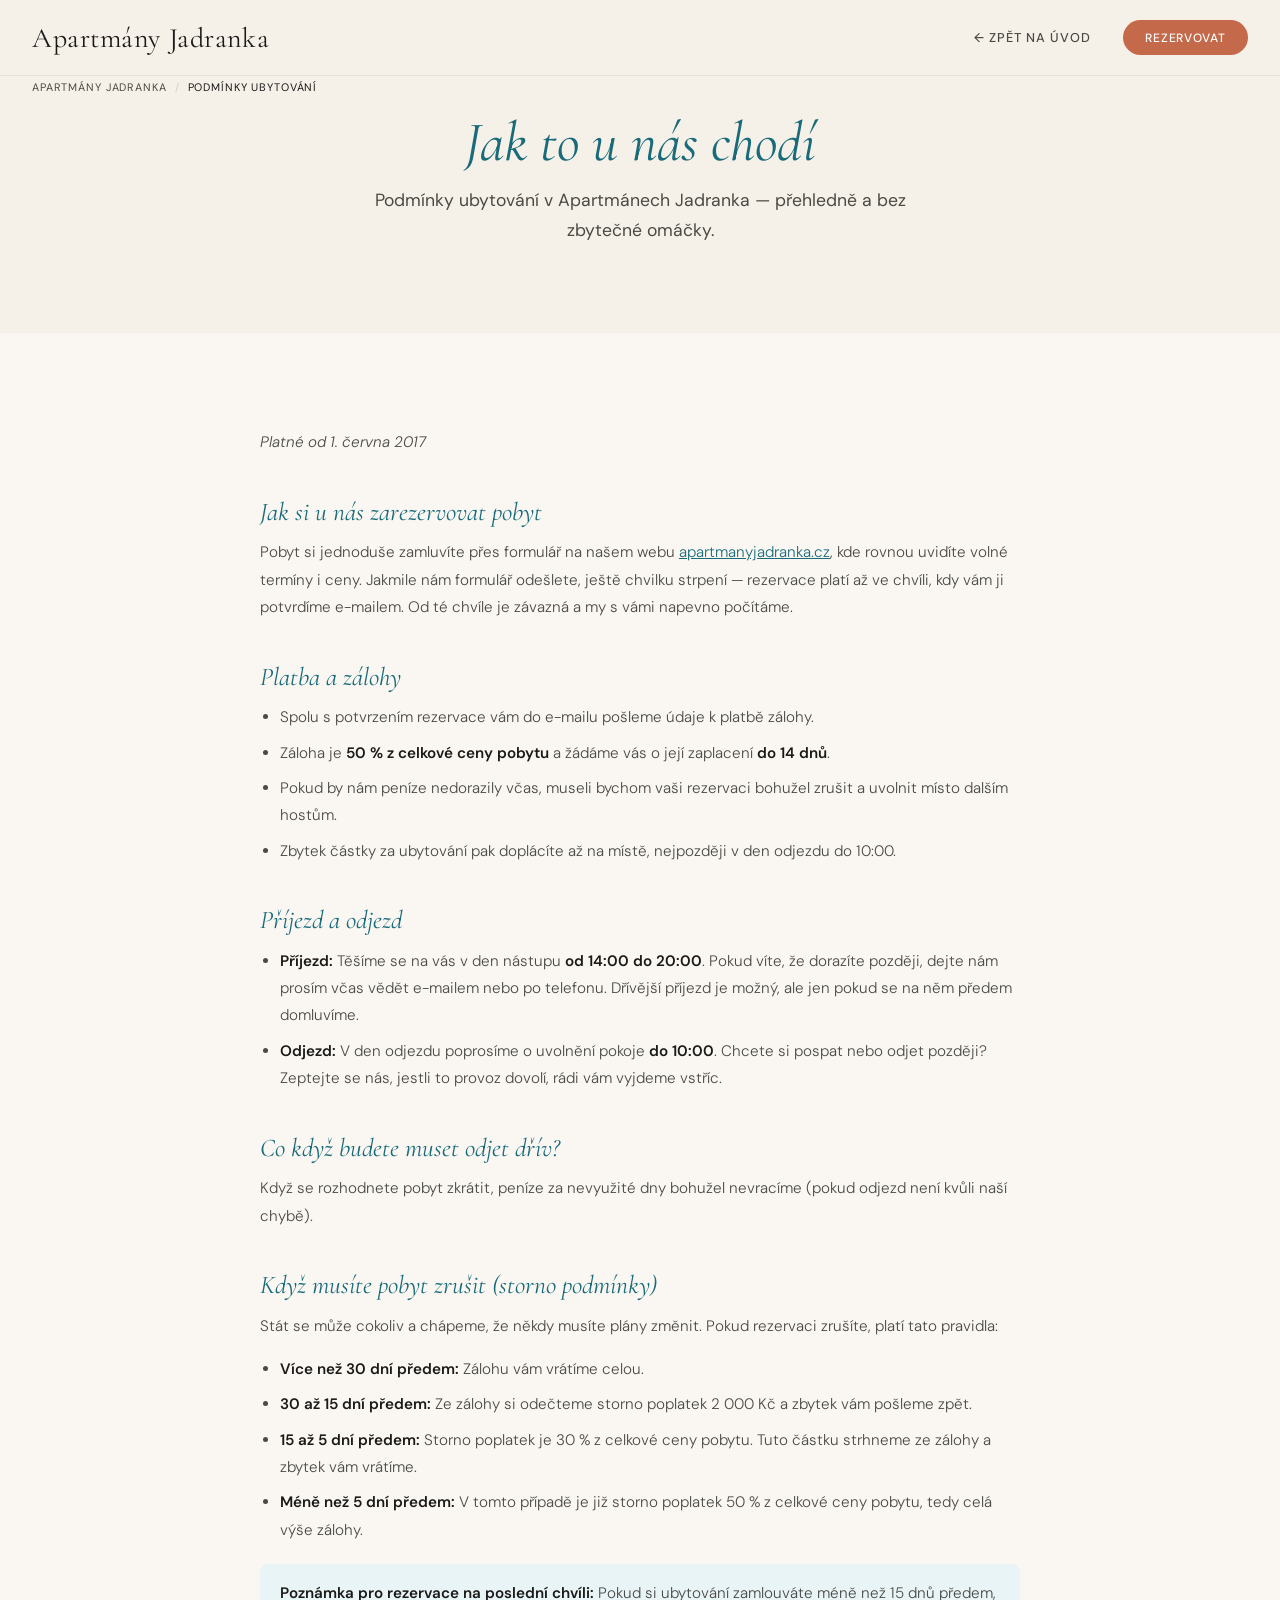
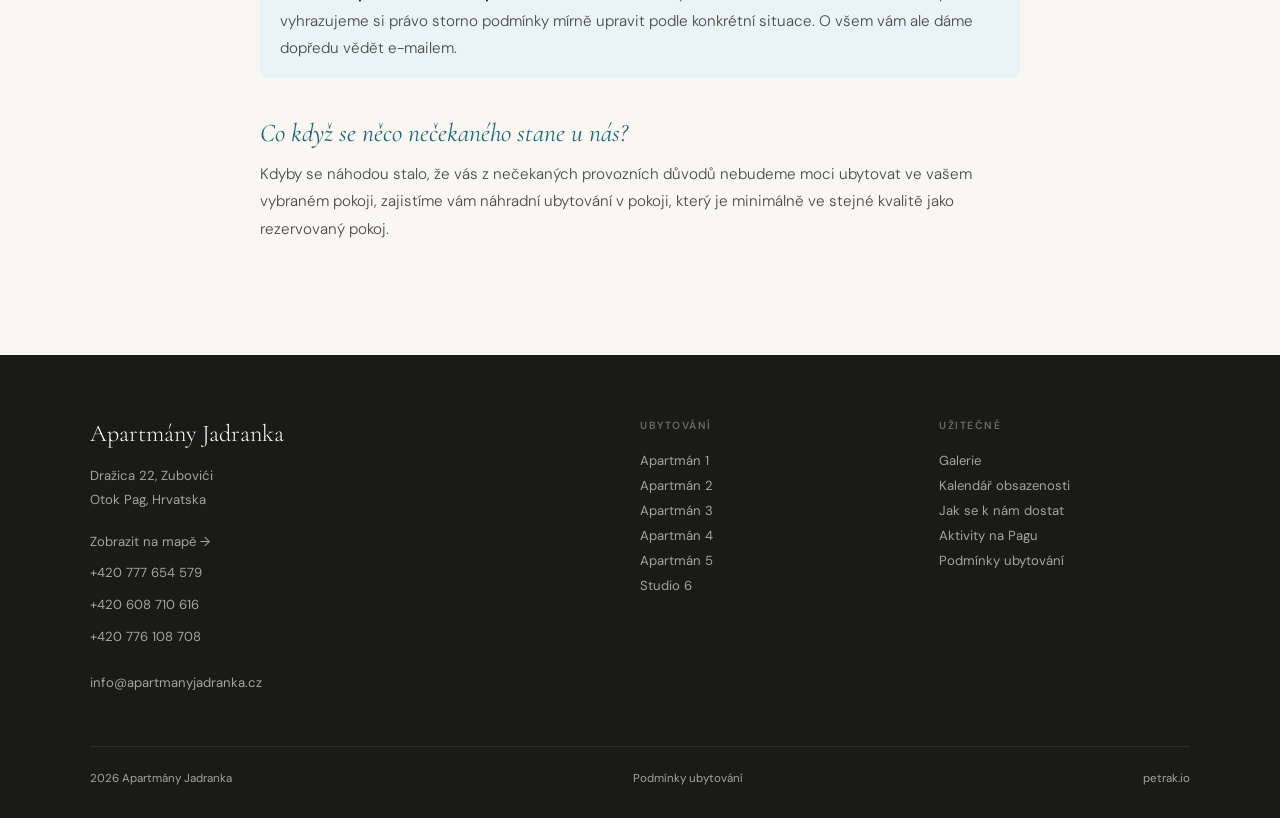
<file: podminky.html>
<!DOCTYPE html>
<html lang="cs">
<head>
  <meta charset="UTF-8">
  <meta name="viewport" content="width=device-width, initial-scale=1.0">
  <title>Podmínky ubytování — Apartmány Jadranka</title>
  <link rel="preconnect" href="https://fonts.googleapis.com">
  <link href="https://fonts.googleapis.com/css2?family=Cormorant+Garamond:ital,wght@0,300;0,400;0,600;1,300;1,400&family=DM+Sans:wght@300;400;500;600&display=swap" rel="stylesheet">
  <link rel="stylesheet" href="style.css">
</head>
<body>

<!-- ============================================================
     Navigation
     ============================================================ -->
<nav class="nav nav--solid" id="nav" data-nav data-cta="index.html#ubytovani"></nav>

<!-- ============================================================
     Header
     ============================================================ -->
<header class="det-header">
  <div class="section-inner">
    <div class="det-breadcrumb">
      <a href="index.html">Apartmány Jadranka</a>
      <span>/</span>
      <span>Podmínky ubytování</span>
    </div>
    <h1 class="det-header-name"><em>Jak to u nás chodí</em></h1>
    <p class="det-header-tagline">Podmínky ubytování v Apartmánech Jadranka — přehledně a bez zbytečné omáčky.</p>
  </div>
</header>

<!-- ============================================================
     Terms
     ============================================================ -->
<section>
  <div class="section-inner">
    <div class="terms">
      <p class="terms-updated">Platné od 1. června 2017</p>

      <h2>Jak si u nás zarezervovat pobyt</h2>
      <p>
        Pobyt si jednoduše zamluvíte přes formulář na našem webu
        <a href="index.html#kalendar">apartmanyjadranka.cz</a>, kde rovnou uvidíte volné termíny
        i ceny. Jakmile nám formulář odešlete, ještě chvilku strpení — rezervace platí až ve chvíli,
        kdy vám ji potvrdíme e-mailem. Od té chvíle je závazná a my s vámi napevno počítáme.
      </p>

      <h2>Platba a zálohy</h2>
      <ul>
        <li>Spolu s potvrzením rezervace vám do e-mailu pošleme údaje k platbě zálohy.</li>
        <li>Záloha je <strong>50 % z celkové ceny pobytu</strong> a žádáme vás o její zaplacení <strong>do 14 dnů</strong>.</li>
        <li>Pokud by nám peníze nedorazily včas, museli bychom vaši rezervaci bohužel zrušit a uvolnit místo dalším hostům.</li>
        <li>Zbytek částky za ubytování pak doplácíte až na místě, nejpozději v den odjezdu do 10:00.</li>
      </ul>

      <h2>Příjezd a odjezd</h2>
      <ul>
        <li><strong>Příjezd:</strong> Těšíme se na vás v den nástupu <strong>od 14:00 do 20:00</strong>. Pokud víte, že dorazíte později, dejte nám prosím včas vědět e-mailem nebo po telefonu. Dřívější příjezd je možný, ale jen pokud se na něm předem domluvíme.</li>
        <li><strong>Odjezd:</strong> V den odjezdu poprosíme o uvolnění pokoje <strong>do 10:00</strong>. Chcete si pospat nebo odjet později? Zeptejte se nás, jestli to provoz dovolí, rádi vám vyjdeme vstříc.</li>
      </ul>

      <h2>Co když budete muset odjet dřív?</h2>
      <p>
        Když se rozhodnete pobyt zkrátit, peníze za nevyužité dny bohužel nevracíme
        (pokud odjezd není kvůli naší chybě).
      </p>

      <h2>Když musíte pobyt zrušit (storno podmínky)</h2>
      <p>
        Stát se může cokoliv a chápeme, že někdy musíte plány změnit. Pokud rezervaci zrušíte,
        platí tato pravidla:
      </p>
      <ul>
        <li><strong>Více než 30 dní předem:</strong> Zálohu vám vrátíme celou.</li>
        <li><strong>30 až 15 dní předem:</strong> Ze zálohy si odečteme storno poplatek 2 000 Kč a zbytek vám pošleme zpět.</li>
        <li><strong>15 až 5 dní předem:</strong> Storno poplatek je 30 % z celkové ceny pobytu. Tuto částku strhneme ze zálohy a zbytek vám vrátíme.</li>
        <li><strong>Méně než 5 dní předem:</strong> V tomto případě je již storno poplatek 50 % z celkové ceny pobytu, tedy celá výše zálohy.</li>
      </ul>
      <p class="terms-note">
        <strong>Poznámka pro rezervace na poslední chvíli:</strong> Pokud si ubytování zamlouváte
        méně než 15 dnů předem, vyhrazujeme si právo storno podmínky mírně upravit podle konkrétní
        situace. O všem vám ale dáme dopředu vědět e-mailem.
      </p>

      <h2>Co když se něco nečekaného stane u nás?</h2>
      <p>
        Kdyby se náhodou stalo, že vás z nečekaných provozních důvodů nebudeme moci ubytovat ve
        vašem vybraném pokoji, zajistíme vám náhradní ubytování v pokoji, který je minimálně ve
        stejné kvalitě jako rezervovaný pokoj.
      </p>
    </div>
  </div>
</section>

<!-- ============================================================
     Footer
     ============================================================ -->
<footer id="site-footer"></footer>

<script src="main.js"></script>
</body>
</html>
</file>
<file: style.css>
/* ============================================================
   Reset & Custom Properties
   ============================================================ */
*, *::before, *::after {
  box-sizing: border-box;
  margin: 0;
  padding: 0;
}

:root {
  --sand: #f5f0e8;
  --sand-light: #faf7f2;
  --stone: #d4cfc5;
  --sea: #1a6b7a;
  --sea-deep: #0e4650;
  --sea-light: #e8f4f6;
  --terracotta: #c4694a;
  --terracotta-light: #f8ede8;
  --ink: #1a1a18;
  --ink-light: #4a4a45;
  --white: #ffffff;
  --font-display: 'Cormorant Garamond', Georgia, serif;
  --font-body: 'DM Sans', system-ui, sans-serif;
}

html {
  scroll-behavior: smooth;
  font-size: 16px;
}

body {
  font-family: var(--font-body);
  color: var(--ink);
  background: var(--sand-light);
  overflow-x: hidden;
  -webkit-font-smoothing: antialiased;
}

img {
  max-width: 100%;
  display: block;
}

/* ============================================================
   Navigation
   ============================================================ */
.nav {
  position: fixed;
  top: 0;
  left: 0;
  right: 0;
  z-index: 100;
  padding: 1.25rem 2rem;
  display: flex;
  align-items: center;
  justify-content: space-between;
  background: linear-gradient(180deg, rgba(0, 0, 0, 0.4) 0%, rgba(0, 0, 0, 0.2) 50%, transparent 100%);
  backdrop-filter: blur(8px);
  transition: all .4s ease;
}

.nav.scrolled {
  background: rgba(245, 240, 232, .95);
  backdrop-filter: blur(12px);
  box-shadow: 0 1px 0 rgba(0, 0, 0, .06);
}

/* Solid-from-top nav for pages without a dark hero (detail pages) */
.nav--solid {
  background: rgba(245, 240, 232, .95);
  backdrop-filter: blur(12px);
  box-shadow: 0 1px 0 rgba(0, 0, 0, .06);
}

.nav--solid .nav-logo {
  color: var(--ink);
  text-shadow: none;
}

.nav--solid .nav-links a {
  color: var(--ink-light);
  text-shadow: none;
}

.nav-logo {
  font-family: var(--font-display);
  font-size: 1.75rem;
  font-weight: 400;
  color: var(--white);
  letter-spacing: .02em;
  text-decoration: none;
  text-shadow: 0 2px 12px rgba(0, 0, 0, 0.5), 0 1px 3px rgba(0, 0, 0, 0.3);
  transition: color .4s, text-shadow .4s;
}

.nav.scrolled .nav-logo {
  color: var(--ink);
  text-shadow: none;
}

.nav-links {
  display: flex;
  gap: 2rem;
  align-items: center;
}

.nav-links a {
  font-size: .8rem;
  font-weight: 500;
  letter-spacing: .08em;
  text-transform: uppercase;
  color: rgba(255, 255, 255, .95);
  text-decoration: none;
  text-shadow: 0 1px 4px rgba(0, 0, 0, 0.3);
  transition: color .3s, text-shadow .3s;
}

.nav.scrolled .nav-links a {
  color: var(--ink-light);
  text-shadow: none;
}

.nav-links a:hover {
  color: var(--terracotta);
}

.nav-cta {
  background: var(--terracotta) !important;
  color: var(--white) !important;
  padding: .6rem 1.4rem;
  border-radius: 2rem;
  font-size: .75rem !important;
  letter-spacing: .06em !important;
  transition: background .3s, transform .2s !important;
}

.nav-cta:hover {
  background: var(--sea-deep) !important;
  transform: translateY(-1px);
}

/* ============================================================
   Hero
   ============================================================ */
.hero {
  position: relative;
  height: 100vh;
  min-height: 600px;
  display: flex;
  align-items: flex-end;
  overflow: hidden;
}

.hero-bg {
  position: absolute;
  inset: 0;
  background:
    linear-gradient(180deg, rgba(10, 40, 50, .15) 0%, rgba(10, 40, 50, .05) 40%, rgba(10, 40, 50, .55) 100%),
    url('photos/cover.jpg') center/cover no-repeat,
    linear-gradient(135deg, #1a6b7a 0%, #2a8a9a 25%, #3da5b0 50%, #1a6b7a 75%, #0e4650 100%);
}

.hero-bg::before {
  content: '';
  position: absolute;
  inset: 0;
  background: url("data:image/svg+xml,%3Csvg width='60' height='60' xmlns='http://www.w3.org/2000/svg'%3E%3Cpath d='M0 30 Q15 25 30 30 Q45 35 60 30' fill='none' stroke='rgba(255,255,255,.06)' stroke-width='1'/%3E%3C/svg%3E") repeat;
  animation: waves 8s linear infinite;
}

@keyframes waves {
  0%   { background-position: 0 0; }
  100% { background-position: 60px 0; }
}

.hero-content {
  position: relative;
  z-index: 2;
  padding: 0 4rem 5rem;
  max-width: 800px;
}

.hero-tag {
  font-size: .7rem;
  font-weight: 500;
  letter-spacing: .2em;
  text-transform: uppercase;
  color: rgba(255, 255, 255, .7);
  margin-bottom: 1rem;
  display: flex;
  align-items: center;
  gap: .75rem;
}

.hero-tag::before {
  content: '';
  width: 2rem;
  height: 1px;
  background: rgba(255, 255, 255, .4);
}

.hero h1 {
  font-family: var(--font-display);
  font-size: clamp(2.8rem, 6vw, 4.5rem);
  font-weight: 300;
  color: var(--white);
  line-height: 1.1;
  margin-bottom: 1rem;
}

.hero h1 em {
  font-style: italic;
  color: rgba(255, 255, 255, .85);
}

.hero-sub {
  font-size: 1.05rem;
  font-weight: 300;
  color: rgba(255, 255, 255, .75);
  line-height: 1.7;
  max-width: 520px;
  margin-bottom: 2rem;
}

.hero-actions {
  display: flex;
  gap: 1rem;
  flex-wrap: wrap;
}

.scroll-hint {
  position: absolute;
  bottom: 2rem;
  left: 50%;
  transform: translateX(-50%);
  display: flex;
  flex-direction: column;
  align-items: center;
  gap: .5rem;
  color: rgba(255, 255, 255, .5);
  font-size: .65rem;
  letter-spacing: .15em;
  text-transform: uppercase;
  animation: bob 2s ease-in-out infinite;
}

@keyframes bob {
  0%, 100% { transform: translateX(-50%) translateY(0); }
  50%       { transform: translateX(-50%) translateY(6px); }
}

.scroll-hint svg {
  width: 18px;
  height: 18px;
  stroke: rgba(255, 255, 255, .5);
}

/* ============================================================
   News Bar
   ============================================================ */
.news-bar {
  background: var(--sea-deep);
  color: var(--white);
  padding: .85rem 2rem;
  text-align: center;
  font-size: .82rem;
}

.news-bar strong {
  color: var(--terracotta);
  font-weight: 600;
}

/* ============================================================
   Shared Section Styles
   ============================================================ */
section {
  padding: 6rem 2rem;
}

.section-inner {
  max-width: 1100px;
  margin: 0 auto;
}

.section-tag {
  font-size: .65rem;
  font-weight: 600;
  letter-spacing: .2em;
  text-transform: uppercase;
  color: var(--terracotta);
  margin-bottom: .75rem;
}

.section-title {
  font-family: var(--font-display);
  font-size: clamp(2rem, 4vw, 3rem);
  font-weight: 300;
  color: var(--ink);
  line-height: 1.15;
  margin-bottom: 1.5rem;
}

.section-title em {
  font-style: italic;
  color: var(--sea);
}

.section-desc {
  font-size: .95rem;
  font-weight: 300;
  color: var(--ink-light);
  line-height: 1.8;
  max-width: 600px;
}

/* ============================================================
   Buttons
   ============================================================ */
.btn {
  display: inline-flex;
  align-items: center;
  gap: .5rem;
  padding: .85rem 2rem;
  border-radius: 2.5rem;
  font-family: var(--font-body);
  font-size: .8rem;
  font-weight: 500;
  letter-spacing: .06em;
  text-transform: uppercase;
  text-decoration: none;
  border: none;
  cursor: pointer;
  transition: all .35s ease;
}

.btn-primary {
  background: var(--terracotta);
  color: var(--white);
}

.btn-primary:hover {
  background: #d4775a;
  transform: translateY(-2px);
  box-shadow: 0 8px 25px rgba(196, 105, 74, .3);
}

.btn-ghost {
  background: transparent;
  color: var(--white);
  border: 1px solid rgba(255, 255, 255, .35);
}

.btn-ghost:hover {
  background: rgba(255, 255, 255, .1);
  border-color: rgba(255, 255, 255, .6);
}

/* ============================================================
   Apartments
   ============================================================ */
.apartments {
  background: var(--sand);
}

.apt-intro {
  max-width: 760px;
  margin-top: 1.5rem;
}

.apt-intro p {
  font-size: .98rem;
  font-weight: 300;
  color: var(--ink-light);
  line-height: 1.85;
}

.apt-intro p + p {
  margin-top: 1.15rem;
}

.apt-grid {
  display: grid;
  grid-template-columns: repeat(auto-fit, minmax(320px, 1fr));
  gap: 2rem;
  margin-top: 3rem;
}

.apt-card {
  display: block;
  background: var(--white);
  border-radius: 1rem;
  overflow: hidden;
  transition: transform .4s ease, box-shadow .4s ease;
  cursor: pointer;
  text-decoration: none;
  color: inherit;
}

.apt-card:hover {
  transform: translateY(-6px);
  box-shadow: 0 20px 50px rgba(0, 0, 0, .08);
}

.apt-img {
  height: 220px;
  position: relative;
  overflow: hidden;
}

.apt-img-inner {
  width: 100%;
  height: 100%;
  background-size: cover;
  background-position: center;
  transition: transform .6s ease;
}

.apt-card:hover .apt-img-inner {
  transform: scale(1.05);
}

.apt-badge {
  position: absolute;
  top: 1rem;
  left: 1rem;
  background: rgba(255, 255, 255, .92);
  backdrop-filter: blur(8px);
  padding: .35rem .85rem;
  border-radius: 1.5rem;
  font-size: .7rem;
  font-weight: 600;
  color: var(--sea-deep);
}

.apt-body {
  padding: 1.5rem;
}

.apt-name {
  font-family: var(--font-display);
  font-size: 1.5rem;
  font-weight: 400;
  margin-bottom: .5rem;
}

.apt-meta {
  display: flex;
  gap: 1.25rem;
  margin-bottom: 1rem;
  flex-wrap: wrap;
}

.apt-meta span {
  font-size: .78rem;
  color: var(--ink-light);
  display: flex;
  align-items: center;
  gap: .35rem;
}

.apt-meta-icon {
  width: 14px;
  height: 14px;
  stroke: var(--sea);
  stroke-width: 1.5;
  flex-shrink: 0;
}

.apt-price {
  font-size: .85rem;
  color: var(--terracotta);
  font-weight: 500;
}

.apt-price span {
  font-family: var(--font-display);
  font-size: 1.3rem;
  font-weight: 600;
}

.apt-link {
  display: inline-flex;
  align-items: center;
  gap: .4rem;
  margin-top: 1rem;
  font-size: .75rem;
  font-weight: 500;
  letter-spacing: .06em;
  text-transform: uppercase;
  color: var(--sea);
  text-decoration: none;
  transition: gap .3s;
}

.apt-link:hover {
  gap: .7rem;
}

.apt-link svg {
  width: 14px;
  height: 14px;
  stroke: currentColor;
  stroke-width: 2;
}

/* ============================================================
   Gallery (index.html)
   ============================================================ */
.gallery-section {
  background: var(--white);
}

/* --- Featured images --- */
.featured {
  background: var(--white);
}

.feat-carousel {
  position: relative;
  margin-top: 2.5rem;
}

.feat-track {
  display: flex;
  overflow-x: auto;
  scroll-snap-type: x mandatory;
  scrollbar-width: none;
}

.feat-track::-webkit-scrollbar {
  display: none;
}

.feat-track:focus {
  outline: none;
}

.feat-track:focus-visible {
  outline: 2px solid var(--sea);
  outline-offset: 4px;
}

.feat-slide {
  flex: 0 0 100%;
  scroll-snap-align: start;
  margin: 0;
}

.feat-slide .gal-photo,
.feat-slide .gal-photo-placeholder {
  aspect-ratio: 16 / 9;
  border-radius: 1rem;
}

.feat-slide figcaption {
  margin-top: .9rem;
  font-size: .9rem;
  color: var(--ink-light);
  line-height: 1.5;
  text-align: center;
}

.feat-arrow {
  position: absolute;
  top: calc(50% - 2.5rem); /* optically centered on the image, above caption + dots */
  width: 44px;
  height: 44px;
  border-radius: 50%;
  border: 1px solid var(--stone);
  background: var(--white);
  color: var(--sea);
  display: flex;
  align-items: center;
  justify-content: center;
  cursor: pointer;
  transition: opacity .25s, border-color .25s;
  z-index: 2;
}

.feat-arrow svg {
  width: 18px;
  height: 18px;
  stroke: currentColor;
  fill: none;
  stroke-width: 2;
}

.feat-arrow--prev {
  left: 1rem;
  transform: scaleX(-1);
}

.feat-arrow--next {
  right: 1rem;
}

.feat-arrow:disabled {
  opacity: .35;
  cursor: default;
}

.feat-arrow:not(:disabled):hover {
  border-color: var(--sea);
}

.feat-dots {
  display: flex;
  justify-content: center;
  gap: .5rem;
  margin-top: 1rem;
}

.feat-dot {
  width: 8px;
  height: 8px;
  border-radius: 50%;
  border: none;
  padding: 0;
  background: var(--stone);
  cursor: pointer;
  transition: background .25s;
}

.feat-dot.active {
  background: var(--sea);
}

.gallery-grid {
  display: grid;
  grid-template-columns: repeat(3, 1fr);
  gap: 1.25rem;
  margin-top: 2.5rem;
}

.gallery-card {
  position: relative;
  border-radius: 1rem;
  overflow: hidden;
  aspect-ratio: 4 / 3;
  text-decoration: none;
  display: block;
  /* Reset so <button class="gallery-card"> matches the former <a> */
  width: 100%;
  padding: 0;
  border: none;
  background: none;
  font: inherit;
  color: inherit;
  text-align: inherit;
  cursor: pointer;
}

/* Video card: play badge over the cover */
.gallery-card-play {
  position: absolute;
  top: 50%;
  left: 50%;
  transform: translate(-50%, -50%);
  width: 64px;
  height: 64px;
  border-radius: 50%;
  background: rgba(255, 255, 255, .85);
  color: var(--sea-deep);
  display: flex;
  align-items: center;
  justify-content: center;
  z-index: 1;
  transition: transform .3s, background .3s;
}

.gallery-card-play svg {
  width: 30px;
  height: 30px;
  margin-left: 3px;
}

.gallery-card--video:hover .gallery-card-play {
  transform: translate(-50%, -50%) scale(1.1);
  background: var(--white);
}

.gallery-card-img {
  position: absolute;
  inset: 0;
  transition: transform .5s ease;
}

.gallery-card:hover .gallery-card-img {
  transform: scale(1.08);
}

.gallery-card-overlay {
  position: absolute;
  inset: 0;
  background: linear-gradient(0deg, rgba(0,0,0,.55) 0%, rgba(0,0,0,.1) 50%, transparent 100%);
  display: flex;
  flex-direction: column;
  justify-content: flex-end;
  padding: 1.5rem;
  transition: background .3s;
}

.gallery-card:hover .gallery-card-overlay {
  background: linear-gradient(0deg, rgba(0,0,0,.65) 0%, rgba(0,0,0,.15) 50%, transparent 100%);
}

.gallery-card-title {
  font-family: var(--font-display);
  font-size: 1.5rem;
  font-weight: 400;
  color: var(--white);
  margin-bottom: .25rem;
}

.gallery-card-count {
  font-size: .8rem;
  color: rgba(255,255,255,.8);
  letter-spacing: .03em;
  transition: color .3s;
}

.gallery-card:hover .gallery-card-count {
  color: var(--white);
}

.gallery-card-desc {
  font-size: .85rem;
  line-height: 1.4;
  color: rgba(255,255,255,.85);
  max-width: 30ch;
}

/* ============================================================
   Gallery Page (galerie.html)
   ============================================================ */
.gal-tabs {
  display: flex;
  gap: .75rem;
  flex-wrap: wrap;
  justify-content: center;
}

.gal-tab {
  padding: .5rem 1.25rem;
  border-radius: 2rem;
  border: 1px solid var(--stone);
  background: var(--white);
  font-family: var(--font-body);
  font-size: .8rem;
  font-weight: 500;
  color: var(--ink-light);
  text-decoration: none;
  transition: all .2s;
}

.gal-tab:hover,
.gal-tab.active {
  background: var(--sea);
  color: var(--white);
  border-color: var(--sea);
}

.gal-section {
  background: var(--white);
  scroll-margin-top: 4.5rem;
}

.gal-section--alt {
  background: var(--sand-light);
}

.gal-topic {
  scroll-margin-top: 7rem;
}

.gal-subtopic {
  margin-bottom: 2.75rem;
}

.gal-subtopic-title {
  font-family: var(--font-display);
  font-size: 1.6rem;
  font-weight: 400;
  font-style: italic;
  color: var(--sea);
  line-height: 1.2;
  margin-bottom: .4rem;
}

.gal-subtopic-desc {
  font-size: .9rem;
  font-weight: 300;
  color: var(--ink-light);
  line-height: 1.7;
  max-width: 640px;
  margin-bottom: 1rem;
}

.gal-meta {
  display: flex;
  flex-wrap: wrap;
  gap: .5rem 1.5rem;
  margin-bottom: 1.25rem;
}

.gal-meta-item {
  display: inline-flex;
  align-items: center;
  gap: .45rem;
  font-size: .68rem;
  font-weight: 600;
  letter-spacing: .12em;
  text-transform: uppercase;
  color: var(--terracotta);
}

.gal-meta-icon {
  width: 15px;
  height: 15px;
  fill: var(--terracotta);
  flex-shrink: 0;
}

.gal-topic-title {
  font-family: var(--font-display);
  font-size: 2rem;
  font-weight: 400;
  color: var(--ink);
  margin-bottom: .75rem;
}

.gal-topic-desc {
  font-size: .95rem;
  color: var(--ink-light);
  line-height: 1.7;
  max-width: 700px;
  margin-bottom: 1.5rem;
}

.gal-video {
  position: relative;
  width: 100%;
  max-width: 900px;
  aspect-ratio: 16 / 9;
  border-radius: 4px;
  overflow: hidden;
  box-shadow: 0 20px 50px rgba(0, 0, 0, .12);
}

.gal-video iframe {
  position: absolute;
  inset: 0;
  width: 100%;
  height: 100%;
  border: 0;
}

.gal-photo-grid {
  display: grid;
  grid-template-columns: repeat(3, 1fr);
  gap: 1rem;
}

.gal-photo {
  border-radius: .75rem;
  overflow: hidden;
  aspect-ratio: 4 / 3;
  cursor: pointer;
}

.gal-photo img {
  width: 100%;
  height: 100%;
  object-fit: cover;
  transition: transform .4s ease;
}

.gal-photo:hover img {
  transform: scale(1.05);
}

.gal-photo-placeholder {
  border-radius: .75rem;
  aspect-ratio: 4 / 3;
  display: flex;
  align-items: center;
  justify-content: center;
  font-size: .85rem;
  color: var(--ink-light);
}

/* --- Decorative placeholder gradients ---
   Stand-ins for photos not yet available; reusable across
   .apt-img-inner, .gallery-card-img and .gal-photo-placeholder. */
.grad-sky     { background: linear-gradient(135deg, #87CEEB, #4da8b8); }
.grad-sky-2   { background: linear-gradient(135deg, #a8d8e8, #3d8fa0); }
.grad-sky-3   { background: linear-gradient(135deg, #87CEEB, #3d8fa0); }
.grad-sky-4   { background: linear-gradient(135deg, #a8d8e8, #5ea8c0); }
.grad-teal    { background: linear-gradient(135deg, #98D8C8, #4da888); }
.grad-gold    { background: linear-gradient(135deg, #F4C587, #d4945a); }
.grad-gold-2  { background: linear-gradient(135deg, #f2d8a8, #c4944a); }
.grad-gold-3  { background: linear-gradient(135deg, #e8c898, #b8845a); }
.grad-lilac   { background: linear-gradient(135deg, #B8A9C9, #8b6fad); }
.grad-lilac-2 { background: linear-gradient(135deg, #c8b9d9, #9b7fbd); }
.grad-lilac-3 { background: linear-gradient(135deg, #a899b9, #7b5f9d); }
.grad-green   { background: linear-gradient(135deg, #A8D5BA, #5ea87a); }
.grad-amber   { background: linear-gradient(135deg, #F2B880, #d48a4a); }

/* --- Lightbox --- */
.lightbox {
  position: fixed;
  inset: 0;
  z-index: 200;
  background: rgba(255, 255, 255, .97);
  display: flex;
  flex-direction: column;
  align-items: center;
  justify-content: center;
  gap: 1rem;
  padding: 3.5rem 1.5rem 1.25rem;
  opacity: 0;
  visibility: hidden;
  transition: opacity .3s, visibility .3s;
  cursor: pointer;
}

.lightbox.active {
  opacity: 1;
  visibility: visible;
}

/* Stage: holds the current image and the prev/next arrows */
.lightbox-stage {
  position: relative;
  flex: 1 1 auto;
  min-height: 0;
  width: 100%;
  display: flex;
  align-items: center;
  justify-content: center;
}

.lightbox img {
  max-width: min(95vw, 1100px);
  max-height: 100%;
  object-fit: contain;
  border-radius: .5rem;
  cursor: default;
}

.lightbox-close {
  position: absolute;
  top: 1rem;
  right: 1rem;
  width: 44px;
  height: 44px;
  border: none;
  background: rgba(0,0,0,.1);
  color: var(--sea-deep);
  font-size: 1.5rem;
  border-radius: 50%;
  cursor: pointer;
  display: flex;
  align-items: center;
  justify-content: center;
  transition: background .2s;
  z-index: 3;
}

.lightbox-close:hover {
  background: rgba(0,0,0,.2);
}

.lightbox-nav {
  position: absolute;
  top: 50%;
  transform: translateY(-50%);
  width: 44px;
  height: 44px;
  border: none;
  background: rgba(255,255,255,.75);
  box-shadow: 0 1px 6px rgba(0,0,0,.12);
  color: var(--sea-deep);
  border-radius: 50%;
  cursor: pointer;
  display: flex;
  align-items: center;
  justify-content: center;
  transition: background .2s, opacity .2s;
  z-index: 2;
}

.lightbox-nav svg {
  width: 20px;
  height: 20px;
  stroke: currentColor;
  fill: none;
  stroke-width: 2;
}

.lightbox-nav:not(:disabled):hover {
  background: var(--white);
}

.lightbox-nav:disabled {
  opacity: .25;
  cursor: default;
}

.lightbox-prev {
  left: .5rem;
  transform: translateY(-50%) scaleX(-1);
}

.lightbox-next {
  right: .5rem;
}

/* Header above the image: section title (left) + distance badges (top-right) */
.lightbox-header {
  flex: 0 0 auto;
  width: min(95vw, 1000px);
  display: flex;
  flex-wrap: wrap;
  align-items: center;
  gap: .3rem 1rem;
  cursor: default;
}

.lightbox-title {
  font-family: var(--font-display);
  font-size: 1.6rem;
  font-weight: 400;
  color: var(--ink);
  line-height: 1.2;
}

.lightbox-meta {
  margin-left: auto;
  display: flex;
  flex-wrap: wrap;
  justify-content: flex-end;
  gap: .4rem 1.25rem;
}

/* Info below the image: description (left) + counter (right) */
.lightbox-info {
  flex: 0 0 auto;
  width: min(95vw, 1000px);
  display: flex;
  justify-content: space-between;
  align-items: baseline;
  gap: 1.25rem;
  cursor: default;
}

.lightbox-desc {
  font-size: .9rem;
  color: var(--ink-light);
  line-height: 1.55;
  max-width: 70ch;
}

.lightbox-counter {
  flex-shrink: 0;
  color: rgba(0,0,0,.55);
  font-size: .85rem;
  letter-spacing: .02em;
  white-space: nowrap;
}

/* Filmstrip of thumbnails */
.lightbox-film {
  flex: 0 0 auto;
  display: flex;
  gap: .5rem;
  width: min(95vw, 1000px);
  overflow-x: auto;
  padding-bottom: .4rem;
  cursor: default;
  scrollbar-width: thin;
}

.lightbox-thumb {
  flex: 0 0 auto;
  width: 88px;
  height: 62px;
  padding: 0;
  border: 2px solid transparent;
  border-radius: .4rem;
  overflow: hidden;
  background: none;
  cursor: pointer;
  opacity: .5;
  transition: opacity .2s, border-color .2s;
}

.lightbox-thumb img {
  width: 100%;
  height: 100%;
  object-fit: cover;
  display: block;
}

.lightbox-thumb:hover { opacity: .85; }
.lightbox-thumb.active { opacity: 1; border-color: var(--sea-deep); }

/* Video mode: show the embedded player, hide the photo controls */
.lightbox-video {
  display: none;
  width: min(95vw, 160vh);
  aspect-ratio: 16 / 9;
  cursor: default;
}

.lightbox-video iframe {
  width: 100%;
  height: 100%;
  border: 0;
  border-radius: .5rem;
}

.lightbox--video .lightbox-video { display: block; }
.lightbox--video img,
.lightbox--video .lightbox-nav,
.lightbox--video .lightbox-header,
.lightbox--video .lightbox-info,
.lightbox--video .lightbox-film { display: none; }

/* ============================================================
   Calendar (apartman-1.html)
   ============================================================ */
.calendar-section {
  background: var(--white);
}

/* index.html variant — keeps the sand/white alternation there */
.calendar-section--sand {
  background: var(--sand);
}

.cal-preview {
  margin-top: 2.5rem;
  background: var(--sand-light);
  border-radius: 1rem;
  padding: 2.5rem;
  border: 1px solid var(--stone);
}

.cal-header {
  display: flex;
  align-items: center;
  justify-content: space-between;
  margin-bottom: 2rem;
  flex-wrap: wrap;
  gap: 1rem;
}

.cal-nav {
  display: flex;
  gap: .5rem;
}

.cal-nav button {
  width: 36px;
  height: 36px;
  border-radius: 50%;
  border: 1px solid var(--stone);
  background: var(--white);
  cursor: pointer;
  display: flex;
  align-items: center;
  justify-content: center;
  transition: all .2s;
}

.cal-nav button:hover {
  border-color: var(--sea);
  color: var(--sea);
}

.cal-body {
  display: grid;
  grid-template-columns: 1fr 1fr;
  gap: 2.5rem;
}

/* Když je vidět jen jeden měsíc (poslední krok sezóny), vycentrovat */
.cal-body:has(> .cal-month-block:only-child) {
  grid-template-columns: 1fr;
  max-width: 480px;
  margin-inline: auto;
}

.cal-month-label {
  font-family: var(--font-display);
  font-size: 1.35rem;
  font-weight: 400;
  text-align: center;
  margin-bottom: 1rem;
}

.cal-grid {
  display: grid;
  grid-template-columns: repeat(7, 1fr);
  gap: 4px;
  text-align: center;
}

.cal-day-name {
  font-size: .65rem;
  font-weight: 600;
  letter-spacing: .1em;
  text-transform: uppercase;
  color: var(--ink-light);
  padding: .5rem 0;
}

.cal-day {
  min-height: 2.9rem;
  display: flex;
  flex-direction: column;
  align-items: center;
  justify-content: center;
  gap: .05rem;
  border: none;
  background: none;
  padding: 0;
  font-family: var(--font-body);
  color: var(--ink);
  border-radius: .5rem;
  font-size: .8rem;
  transition: all .2s;
  cursor: pointer;
}

.cal-day.available:hover {
  background: var(--sea-light);
}

.cal-day.available {
  color: var(--ink);
  background: var(--white);
}

.cal-day.booked {
  background: var(--terracotta-light);
  color: var(--terracotta);
  cursor: not-allowed;
}

.cal-day.empty {
  cursor: default;
}

.cal-day-price {
  font-size: .58rem;
  color: var(--ink-light);
  letter-spacing: .02em;
}

.cal-day.out {
  background: var(--stone);
  color: var(--ink-light);
  cursor: default;
}

.cal-day.past {
  background: none;
  color: var(--stone);
  cursor: default;
}

.cal-day.past .cal-day-price {
  color: var(--stone);
}

.cal-day.today {
  font-weight: 600;
}

.cal-day.today .cal-day-num {
  font-weight: 700;
}

.cal-day.sel-start,
.cal-day.sel-end,
.cal-day.sel-start:hover,
.cal-day.sel-end:hover {
  background: var(--sea);
  color: var(--white);
}

.cal-day.sel-start .cal-day-price,
.cal-day.sel-end .cal-day-price {
  color: rgba(255, 255, 255, .75);
}

.cal-day.in-range,
.cal-day.in-range:hover {
  background: var(--sea-light);
  color: var(--sea-deep);
}

.cal-day.in-range .cal-day-price {
  color: var(--sea-deep);
  opacity: .7;
}

.cal-day.preview,
.cal-day.preview:hover {
  background: var(--sea-light);
  opacity: .6;
}

.cal-day.available:focus-visible,
.cal-nav button:focus-visible {
  outline: 2px solid var(--sea);
  outline-offset: 2px;
}

.cal-nav button:disabled {
  opacity: .35;
  cursor: default;
}

.cal-nav button:disabled:hover {
  border-color: var(--stone);
  color: inherit;
}

.cal-summary {
  margin-top: 1.25rem;
  display: flex;
  align-items: center;
  justify-content: center;
  flex-wrap: wrap;
  gap: .75rem;
  background: var(--sea-light);
  color: var(--sea-deep);
  border-radius: .5rem;
  padding: .75rem 1.25rem;
  font-size: .9rem;
  text-align: center;
}

.cal-summary-clear {
  border: none;
  background: none;
  font-family: var(--font-body);
  font-size: .75rem;
  color: var(--sea);
  text-decoration: underline;
  cursor: pointer;
}

.cal-msg {
  margin-top: 1rem;
  text-align: center;
  font-size: .85rem;
  color: var(--terracotta);
}

/* hidden attribute must win over display:flex/grid inside the widget */
.cal-preview [hidden] {
  display: none !important;
}

.cal-legend {
  display: flex;
  gap: 1.5rem;
  margin-top: 1.5rem;
  justify-content: center;
}

.cal-legend-item {
  display: flex;
  align-items: center;
  gap: .4rem;
  font-size: .75rem;
  color: var(--ink-light);
}

.cal-legend-dot {
  width: 12px;
  height: 12px;
  border-radius: 3px;
}

.cal-filter {
  padding: .4rem .8rem;
  border: 1px solid var(--stone);
  border-radius: .5rem;
  font-family: var(--font-body);
  font-size: .8rem;
  background: var(--white);
  cursor: pointer;
}

.cal-controls {
  display: flex;
  align-items: center;
  gap: 1rem;
  flex-wrap: wrap;
}

.cal-legend-dot--free {
  background: var(--white);
  border: 1px solid var(--stone);
}

.cal-legend-dot--booked {
  background: var(--terracotta-light);
  border: 1px solid var(--terracotta);
}

/* --- Reservation form --- */
.res-form-wrap {
  margin-top: 2rem;
  border-top: 1px solid var(--stone);
  padding-top: 2rem;
}

.res-form {
  display: grid;
  grid-template-columns: 1fr 1fr;
  gap: 1.25rem;
}

.res-summary {
  grid-column: 1 / -1;
  background: var(--sea-light);
  color: var(--sea-deep);
  border-radius: .5rem;
  padding: .85rem 1.25rem;
  font-size: .9rem;
  text-align: center;
}

.res-field {
  display: flex;
  flex-direction: column;
  gap: .4rem;
  font-size: .7rem;
  font-weight: 600;
  letter-spacing: .08em;
  text-transform: uppercase;
  color: var(--ink-light);
}

.res-field input,
.res-field textarea {
  border: 1px solid var(--stone);
  border-radius: .5rem;
  padding: .75rem 1rem;
  font-family: var(--font-body);
  font-size: .9rem;
  color: var(--ink);
  background: var(--white);
  letter-spacing: normal;
  text-transform: none;
  transition: border-color .2s;
  resize: vertical;
}

.res-field input:focus,
.res-field textarea:focus {
  outline: none;
  border-color: var(--sea);
}

.res-field.invalid input,
.res-field.invalid textarea {
  border-color: var(--terracotta);
}

.res-field-error {
  display: none;
  color: var(--terracotta);
  font-weight: 400;
  font-size: .75rem;
  letter-spacing: normal;
  text-transform: none;
}

.res-field.invalid .res-field-error {
  display: block;
}

.res-full {
  grid-column: 1 / -1;
}

.res-consent {
  display: flex;
  align-items: center;
  flex-wrap: wrap;
  gap: .1rem .6rem;
  font-size: .85rem;
  color: var(--ink-light);
  line-height: 1.5;
}

.res-consent input {
  width: 1.1rem;
  height: 1.1rem;
  accent-color: var(--sea);
  flex-shrink: 0;
  cursor: pointer;
}

.res-consent a {
  color: var(--sea);
  text-decoration: underline;
}

.res-consent .res-field-error {
  flex-basis: 100%;
  margin-left: 1.7rem;
}

.res-consent.invalid {
  color: var(--terracotta);
}

.res-consent.invalid input {
  outline: 2px solid var(--terracotta);
  outline-offset: 1px;
}

.res-consent.invalid .res-field-error {
  display: block;
}

.res-actions {
  grid-column: 1 / -1;
  text-align: center;
}

.res-success {
  text-align: center;
  padding: 1rem 0;
}

.res-success h3 {
  font-family: var(--font-display);
  font-size: 1.8rem;
  font-weight: 400;
  margin-bottom: .5rem;
}

.res-success p {
  color: var(--ink-light);
  font-size: .95rem;
}

.res-success .btn {
  margin-top: 1.5rem;
}

.btn-outline {
  border: 1px solid var(--sea);
  color: var(--sea);
  background: transparent;
}

.btn-outline:hover {
  background: var(--sea);
  color: var(--white);
}

/* ============================================================
   Terms (podminky.html)
   ============================================================ */
.terms {
  max-width: 760px;
  margin: 0 auto;
}

.terms-updated {
  font-style: italic;
  color: var(--ink-light);
  font-size: .9rem;
  margin-bottom: 2rem;
}

.terms h2 {
  font-family: var(--font-display);
  font-size: 1.6rem;
  font-weight: 400;
  font-style: italic;
  color: var(--sea);
  line-height: 1.2;
  margin: 2.5rem 0 .75rem;
}

.terms p {
  font-size: .95rem;
  font-weight: 300;
  color: var(--ink-light);
  line-height: 1.8;
  margin-bottom: 1rem;
}

.terms ul {
  margin: 0 0 1rem 1.25rem;
  padding: 0;
}

.terms li {
  font-size: .95rem;
  font-weight: 300;
  color: var(--ink-light);
  line-height: 1.8;
  margin-bottom: .5rem;
}

.terms strong {
  color: var(--ink);
  font-weight: 600;
}

.terms a {
  color: var(--sea);
  text-decoration: underline;
}

.terms-note {
  background: var(--sea-light);
  border-radius: .5rem;
  padding: 1rem 1.25rem;
  margin-top: 1.25rem;
}

/* ============================================================
   About
   ============================================================ */
.about {
  background: var(--sand-light);
}

.about-grid {
  display: grid;
  grid-template-columns: 1fr 1fr;
  gap: 4rem;
  align-items: center;
  margin-top: 2.5rem;
}

.about-portrait {
  aspect-ratio: 4/5;
  border-radius: 1rem;
  background: linear-gradient(135deg, var(--sea-light), var(--stone));
}

.about-quote {
  font-family: var(--font-display);
  font-size: 1.35rem;
  font-style: italic;
  color: var(--sea-deep);
  line-height: 1.6;
  margin-bottom: 1.5rem;
  padding-left: 1.5rem;
  border-left: 2px solid var(--terracotta);
}

.about-text {
  font-size: .9rem;
  color: var(--ink-light);
  line-height: 1.8;
}

.about-text + .about-text {
  margin-top: .75rem;
}

.about-sig {
  font-family: var(--font-display);
  font-size: 1.2rem;
  font-style: italic;
  color: var(--terracotta);
  margin-top: 1.25rem;
}

/* ============================================================
   Summer & Activities (shared card grid)
   ============================================================ */
.summer {
  background: linear-gradient(180deg, var(--sand-light) 0%, var(--terracotta-light) 100%);
}

.activities {
  background: var(--white);
}

.act-grid {
  display: grid;
  grid-template-columns: repeat(auto-fit, minmax(230px, 1fr));
  gap: 1.5rem;
  margin-top: 3rem;
}

.act-card-link {
  text-decoration: none;
  color: inherit;
  display: block;
}

.act-card-link .act-card {
  height: 100%;
}

.act-card {
  padding: 2rem;
  border-radius: 1rem;
  background: var(--sand-light);
  border: 1px solid transparent;
  transition: all .3s;
  cursor: pointer;
}

.act-card:hover {
  border-color: var(--sea);
  transform: translateY(-3px);
}

.act-icon {
  width: 48px;
  height: 48px;
  border-radius: 50%;
  background: var(--sea-light);
  display: flex;
  align-items: center;
  justify-content: center;
  margin-bottom: 1.25rem;
  font-size: 1.3rem;
}

.act-card h3 {
  font-family: var(--font-display);
  font-size: 1.25rem;
  font-weight: 400;
  margin-bottom: .5rem;
}

.act-card p {
  font-size: .82rem;
  color: var(--ink-light);
  line-height: 1.7;
}

.act-tag {
  display: inline-block;
  margin-top: .75rem;
  font-size: .65rem;
  font-weight: 600;
  letter-spacing: .1em;
  text-transform: uppercase;
  color: var(--sea);
  background: var(--sea-light);
  padding: .25rem .6rem;
  border-radius: 1rem;
}

/* ============================================================
   Reviews
   ============================================================ */
.reviews {
  background: var(--white);
}

.reviews-summary {
  display: flex;
  align-items: center;
  gap: 1.25rem;
  margin-top: 2rem;
  padding: 1.5rem 1.75rem;
  background: var(--sand-light);
  border-radius: 1rem;
  width: fit-content;
  max-width: 100%;
}

.reviews-rating-number {
  font-family: 'Cormorant Garamond', serif;
  font-size: 3.25rem;
  font-weight: 600;
  line-height: 1;
  color: var(--sea-deep);
}

.reviews-summary-detail {
  display: flex;
  flex-direction: column;
  gap: .4rem;
}

.reviews-summary-detail .review-stars {
  margin-bottom: 0;
}

.reviews-summary-link {
  font-size: .82rem;
  font-weight: 600;
  color: var(--sea);
  text-decoration: none;
}

.reviews-summary-link:hover {
  text-decoration: underline;
}

.reviews-scroll {
  display: flex;
  gap: 1.5rem;
  margin-top: 2.5rem;
  overflow-x: auto;
  scroll-snap-type: x mandatory;
  -webkit-overflow-scrolling: touch;
  padding-bottom: 1rem;
}

.review-card {
  display: flex;
  flex-direction: column;
  min-width: 300px;
  max-width: 380px;
  background: var(--white);
  border: 1px solid var(--sand);
  border-radius: 1rem;
  padding: 2rem;
  scroll-snap-align: start;
  flex-shrink: 0;
}

.review-stars {
  color: #f0b429;
  font-size: .9rem;
  margin-bottom: .75rem;
  letter-spacing: 2px;
}

.review-text {
  font-size: .88rem;
  color: var(--ink-light);
  line-height: 1.7;
  font-style: italic;
  margin-bottom: 1.25rem;
}

.review-author {
  display: inline-flex;
  align-items: center;
  gap: .5rem;
  margin-top: auto;
  font-size: .82rem;
  font-weight: 600;
  color: var(--ink);
  text-decoration: none;
}

.review-author:hover {
  color: var(--sea);
}

.review-flag {
  font-size: 1rem;
  font-style: normal;
}

/* ============================================================
   Transport
   ============================================================ */
.transport {
  background: var(--sand);
}

.transport-grid {
  display: grid;
  grid-template-columns: repeat(auto-fit, minmax(280px, 1fr));
  gap: 2rem;
  margin-top: 2.5rem;
}

.transport-card {
  padding: 2rem;
  border-radius: 1rem;
  border: 1px solid var(--stone);
  transition: border-color .3s;
}

.transport-card:hover {
  border-color: var(--sea);
}

.transport-card h3 {
  font-family: var(--font-display);
  font-size: 1.2rem;
  margin-bottom: .75rem;
}

.transport-card p {
  font-size: .85rem;
  color: var(--ink-light);
  line-height: 1.7;
}

.transport-card a {
  color: var(--sea);
  text-decoration: none;
  transition: color .2s;
}

.transport-card a:hover {
  color: var(--terracotta);
}

.transport-maplink {
  display: inline-block;
  margin-top: .9rem;
  font-size: .8rem;
  font-weight: 500;
  letter-spacing: .04em;
}

/* --- Services --- */
.services {
  background: var(--sand);
}

.service-grid {
  display: grid;
  grid-template-columns: repeat(auto-fit, minmax(210px, 1fr));
  gap: 1rem;
  margin-top: 2.5rem;
}

.service-card {
  background: var(--white);
  border: 1px solid var(--stone);
  border-radius: 1rem;
  padding: 1.75rem 1.25rem;
  text-align: center;
  transition: transform .3s, box-shadow .3s;
}

.service-card:hover {
  transform: translateY(-4px);
  box-shadow: 0 12px 28px rgba(0,0,0,.08);
}

.service-icon {
  display: block;
  width: 40px;
  height: 40px;
  margin: 0 auto .9rem;
  color: var(--terracotta);
  fill: currentColor;
}

.service-icon--stroke {
  fill: none;
  stroke: currentColor;
  stroke-width: 1.6;
  stroke-linecap: round;
  stroke-linejoin: round;
}

.service-card-title {
  font-family: var(--font-display);
  font-size: 1.2rem;
  font-weight: 400;
  color: var(--ink);
  line-height: 1.2;
  margin-bottom: .4rem;
}

.service-card-text {
  font-size: .88rem;
  font-weight: 300;
  color: var(--ink-light);
  line-height: 1.6;
}

.service-card-text sup {
  color: var(--terracotta);
  font-weight: 600;
  font-size: .7em;
  padding-left: 1px;
}

.service-footnotes {
  margin-top: 2rem;
  max-width: 700px;
  font-size: .8rem;
  color: var(--ink-light);
  line-height: 1.6;
}

.service-footnotes p + p {
  margin-top: .5rem;
}

.service-footnotes sup {
  color: var(--terracotta);
  font-weight: 600;
  padding-right: 2px;
}

/* ============================================================
   CTA Section
   ============================================================ */
.cta-section {
  background: linear-gradient(135deg, var(--sea-deep) 0%, var(--sea) 100%);
  padding: 5rem 2rem;
  text-align: center;
  position: relative;
  overflow: hidden;
}

.cta-section .section-title {
  color: var(--white);
  max-width: 600px;
  margin: 0 auto .75rem;
}

.cta-section .section-title em {
  color: rgba(255, 255, 255, .7);
}

.cta-section .section-desc {
  color: rgba(255, 255, 255, .7);
  margin: 0 auto 2rem;
}

.cta-actions {
  display: flex;
  gap: 1rem;
  justify-content: center;
  flex-wrap: wrap;
}

/* ============================================================
   Footer
   ============================================================ */
footer {
  background: var(--ink);
  color: rgba(255, 255, 255, .6);
  padding: 4rem 2rem 2rem;
}

.footer-inner {
  max-width: 1100px;
  margin: 0 auto;
}

.footer-top {
  display: grid;
  grid-template-columns: 2fr 1fr 1fr;
  gap: 3rem;
  margin-bottom: 3rem;
}

.footer-brand {
  font-family: var(--font-display);
  font-size: 1.5rem;
  font-weight: 300;
  color: var(--white);
  margin-bottom: 1rem;
}

.footer-address {
  font-size: .82rem;
  line-height: 1.8;
}

.footer-addr-lines {
  margin-bottom: .9rem;
}

.footer-address .footer-email {
  margin-top: .9rem;
}

footer h4 {
  font-size: .65rem;
  font-weight: 600;
  letter-spacing: .15em;
  text-transform: uppercase;
  color: rgba(255, 255, 255, .35);
  margin-bottom: 1rem;
}

footer a {
  color: rgba(255, 255, 255, .6);
  text-decoration: none;
  font-size: .82rem;
  transition: color .2s;
  display: block;
  padding: .25rem 0;
}

footer a:hover {
  color: var(--terracotta);
}

.footer-bottom {
  border-top: 1px solid rgba(255, 255, 255, .08);
  padding-top: 1.5rem;
  display: flex;
  justify-content: space-between;
  align-items: center;
  gap: 1rem;
  font-size: .72rem;
}

.footer-bottom a {
  display: inline;
  font-size: .72rem;
  padding: 0;
}

.footer-newsletter p {
  font-size: .82rem;
  margin-bottom: .75rem;
}

.newsletter-form {
  display: flex;
  gap: .5rem;
}

.newsletter-input {
  flex: 1;
  padding: .5rem .75rem;
  border: 1px solid rgba(255, 255, 255, .15);
  border-radius: .4rem;
  background: rgba(255, 255, 255, .06);
  color: var(--white);
  font-family: var(--font-body);
  font-size: .8rem;
}

.newsletter-btn {
  padding: .5rem 1rem;
  border: none;
  border-radius: .4rem;
  background: var(--terracotta);
  color: var(--white);
  font-size: .75rem;
  font-weight: 500;
  cursor: pointer;
}

/* ============================================================
   Animations
   ============================================================ */
.fade-in {
  opacity: 0;
  transform: translateY(30px);
  transition: opacity .8s ease, transform .8s ease;
}

.fade-in.visible {
  opacity: 1;
  transform: translateY(0);
}

.stagger-1 { transition-delay: .1s; }
.stagger-2 { transition-delay: .2s; }
.stagger-3 { transition-delay: .3s; }
.stagger-4 { transition-delay: .4s; }

/* ============================================================
   Responsive
   ============================================================ */
@media (max-width: 768px) {
  .nav-links a:not(.nav-cta) { display: none; }
  .hero-content { padding: 0 1.5rem 4rem; }
  section { padding: 4rem 1.5rem; }
  .about-grid { grid-template-columns: 1fr; gap: 2rem; }
  .footer-top { grid-template-columns: 1fr 1fr; gap: 2rem; }
  .gallery-grid { grid-template-columns: 1fr; }
  .gal-photo-grid { grid-template-columns: 1fr; gap: 0.75rem; }
  .feat-slide .gal-photo, .feat-slide .gal-photo-placeholder { aspect-ratio: 4 / 3; border-radius: .75rem; }
  .feat-arrow { width: 36px; height: 36px; }
  .service-grid { grid-template-columns: repeat(auto-fit, minmax(140px, 1fr)); gap: .75rem; }
  .service-card { padding: 1.5rem 1rem; }
  .gal-photo { border-radius: 0; }
  .gal-photo-placeholder { border-radius: 0; }
  .apt-grid { grid-template-columns: 1fr; }
  .cal-preview { padding: 1.5rem; }
  .cal-body { grid-template-columns: 1fr; }
  .cal-month-block:nth-child(2) { display: none; }
  .cal-grid { gap: 2px; }
  .cal-day { min-height: 2.4rem; padding: .3rem 0; font-size: .75rem; }
  .cal-day-price { font-size: .52rem; }
  .res-form { grid-template-columns: 1fr; }

  /* Detail page responsive */
  .det-overview-grid { grid-template-columns: 1fr; }
  .det-header { padding-top: 6rem; }
  .det-header-stats { gap: 1.75rem; }
  .det-breadcrumb { font-size: .6rem; }

  /* Lightbox: compact layout for small screens (image auto-shrinks via flex) */
  .lightbox { padding: 3rem .75rem .9rem; gap: .6rem; }
  .lightbox-nav { width: 40px; height: 40px; }
  .lightbox-prev { left: .25rem; }
  .lightbox-next { right: .25rem; }
  .lightbox-title { font-size: 1.25rem; }
  .lightbox-desc {
    font-size: .82rem;
    display: -webkit-box;
    -webkit-line-clamp: 2;
    -webkit-box-orient: vertical;
    overflow: hidden;
  }
  .lightbox-thumb { width: 66px; height: 48px; }
  .lightbox-film { gap: .35rem; }
}

/* ============================================================
   Detail Page
   ============================================================ */

/* --- Nav back link --- */
.nav-back-link {
  font-size: .8rem;
  font-weight: 500;
  letter-spacing: .05em;
  color: rgba(255, 255, 255, .75);
  text-decoration: none;
  transition: color .3s;
  display: flex;
  align-items: center;
  gap: .4rem;
}

.nav.scrolled .nav-back-link,
.nav--solid .nav-back-link {
  color: var(--ink-light);
}

.nav-back-link:hover {
  color: var(--terracotta);
}

/* --- Hero (galerie.html) --- */
.det-hero {
  align-items: center;
  justify-content: center;
}

.det-hero-bg {
  position: absolute;
  inset: 0;
  background:
    linear-gradient(180deg,
      rgba(10, 30, 50, .2) 0%,
      rgba(10, 30, 50, .05) 35%,
      rgba(10, 30, 50, .6) 100%),
    linear-gradient(135deg,
      #7b6a98 0%,
      #5a4870 30%,
      #2a5a6a 65%,
      #1a6b7a 100%);
}

.det-hero-bg::before {
  content: '';
  position: absolute;
  inset: 0;
  background: url("data:image/svg+xml,%3Csvg width='60' height='60' xmlns='http://www.w3.org/2000/svg'%3E%3Cpath d='M0 30 Q15 25 30 30 Q45 35 60 30' fill='none' stroke='rgba(255,255,255,.06)' stroke-width='1'/%3E%3C/svg%3E") repeat;
  animation: waves 8s linear infinite;
}

.det-breadcrumb {
  position: absolute;
  top: 5rem;
  left: 2rem;
  display: flex;
  align-items: center;
  gap: .5rem;
  font-size: .68rem;
  letter-spacing: .08em;
  text-transform: uppercase;
  z-index: 2;
}

.det-breadcrumb a {
  color: rgba(255, 255, 255, .6);
  text-decoration: none;
  transition: color .2s;
}

.det-breadcrumb a:hover {
  color: var(--white);
}

.det-breadcrumb span {
  color: rgba(255, 255, 255, .35);
}

.det-breadcrumb span:last-child {
  color: rgba(255, 255, 255, .85);
}

.det-hero-content {
  position: relative;
  z-index: 2;
  text-align: center;
  display: flex;
  flex-direction: column;
  align-items: center;
  padding: 0 2rem;
  max-width: 700px;
}

.det-hero-name {
  font-family: var(--font-display);
  font-size: clamp(3rem, 6vw, 4.5rem);
  font-weight: 400;
  color: var(--white);
  line-height: 1.1;
  margin-bottom: .75rem;
  text-shadow: 0 2px 20px rgba(0, 0, 0, .5), 0 1px 4px rgba(0, 0, 0, .4);
}

.det-hero-name em {
  font-style: italic;
  color: rgba(255, 255, 255, .85);
}

.det-hero-tagline {
  font-size: 1.15rem;
  font-weight: 400;
  color: var(--white);
  line-height: 1.7;
  margin-bottom: 1.75rem;
  text-shadow: 0 1px 12px rgba(0, 0, 0, .5), 0 1px 3px rgba(0, 0, 0, .35);
}

/* --- Detail header --- */
.det-header {
  background: var(--sand);
  text-align: center;
  padding: 7rem 2rem 3.5rem;
}

.det-header .det-breadcrumb {
  display: flex;
  align-items: center;
  justify-content: center;
  gap: .5rem;
  font-size: .68rem;
  letter-spacing: .08em;
  text-transform: uppercase;
  margin-bottom: 1.5rem;
}

.det-header .det-breadcrumb a {
  color: var(--ink-light);
  text-decoration: none;
  transition: color .2s;
}

.det-header .det-breadcrumb a:hover {
  color: var(--terracotta);
}

.det-header .det-breadcrumb span {
  color: var(--stone);
}

.det-header .det-breadcrumb span:last-child {
  color: var(--ink);
}

.det-header-name {
  font-family: var(--font-display);
  font-size: clamp(2.4rem, 5vw, 3.5rem);
  font-weight: 400;
  color: var(--ink);
  line-height: 1.1;
  margin-bottom: .75rem;
}

.det-header-name em {
  font-style: italic;
  color: var(--sea);
}

.det-header-tagline {
  font-size: 1.1rem;
  font-weight: 400;
  color: var(--ink-light);
  line-height: 1.7;
  max-width: 560px;
  margin: 0 auto 2rem;
}

.det-header-stats {
  display: flex;
  flex-wrap: wrap;
  justify-content: center;
  align-items: center;
  gap: 2.5rem;
}

.det-header-stat {
  display: flex;
  flex-direction: column;
  align-items: center;
  gap: .1rem;
  position: relative;
}

.det-header-stat + .det-header-stat::before {
  content: '';
  position: absolute;
  left: -1.25rem;
  top: 50%;
  transform: translateY(-50%);
  width: 1px;
  height: 2.5rem;
  background: var(--stone);
}

.det-header-stat svg {
  width: 20px;
  height: 20px;
  stroke: var(--sea);
  stroke-width: 1.5;
  margin-bottom: .35rem;
}

.det-header-stat-val {
  font-family: var(--font-display);
  font-size: 1.5rem;
  color: var(--ink);
  line-height: 1.1;
}

.det-header-stat-label {
  font-size: .7rem;
  letter-spacing: .1em;
  text-transform: uppercase;
  color: var(--ink-light);
}

/* --- Apartment Photo Gallery --- */
.apt-photo-section {
  background: var(--white);
}

/* --- Overview --- */
.det-overview {
  background: var(--sand);
}

.det-overview-grid {
  display: grid;
  grid-template-columns: 1fr;
  gap: 4rem;
  align-items: start;
  margin-top: 2.5rem;
  max-width: 900px;
}

/* --- Amenities --- */
.det-amenities {
  background: var(--white);
}

.det-amenity-subhead {
  font-family: var(--font-display);
  font-size: 1.5rem;
  font-weight: 400;
  color: var(--ink);
  margin-top: 3rem;
  margin-bottom: 1.25rem;
}

.det-amenity-subhead + .det-amenity-highlights,
.det-amenity-subhead + .det-amenity-cols {
  margin-top: 0;
}

.det-amenity-highlights {
  display: grid;
  grid-template-columns: repeat(auto-fit, minmax(180px, 1fr));
  gap: 1rem;
  margin-top: 2.5rem;
}

.det-amenity-picto {
  background: var(--white);
  border: 1px solid var(--stone);
  border-radius: 1rem;
  padding: 1.75rem 1.25rem;
  text-align: center;
  transition: transform .3s, box-shadow .3s;
}

.det-amenity-picto:hover {
  transform: translateY(-4px);
  box-shadow: 0 12px 28px rgba(0,0,0,.08);
}

.det-amenity-picto-icon {
  display: block;
  width: 40px;
  height: 40px;
  margin: 0 auto .9rem;
  color: var(--terracotta);
  fill: currentColor;
}

.det-amenity-picto-title {
  font-family: var(--font-display);
  font-size: 1.2rem;
  font-weight: 400;
  color: var(--ink);
  line-height: 1.2;
  margin-bottom: .4rem;
}

.det-amenity-picto-text {
  font-size: .88rem;
  font-weight: 300;
  color: var(--ink-light);
  line-height: 1.6;
}

.det-amenity-cols {
  display: grid;
  grid-template-columns: repeat(auto-fit, minmax(200px, 1fr));
  gap: 2.5rem 3rem;
  margin-top: 2.5rem;
}

.det-amenity-cat {
  font-family: var(--font-body);
  font-size: .78rem;
  font-weight: 600;
  letter-spacing: .08em;
  text-transform: uppercase;
  color: var(--sea);
  padding-bottom: .75rem;
  margin-bottom: 1rem;
  border-bottom: 1px solid var(--stone);
}

.det-amenity-list {
  list-style: none;
  display: flex;
  flex-direction: column;
  gap: .65rem;
}

.det-amenity-list li {
  position: relative;
  padding-left: 1.6rem;
  font-size: .95rem;
  color: var(--ink-light);
  line-height: 1.4;
}

.det-amenity-list li::before {
  content: "✓";
  position: absolute;
  left: 0;
  color: var(--sea);
  font-weight: 700;
}

/* --- Pricing --- */
.det-pricing {
  background: var(--sand);
}

.det-price-grid {
  display: grid;
  grid-template-columns: repeat(auto-fit, minmax(220px, 1fr));
  gap: 1.5rem;
  margin-top: 2.5rem;
}

.det-price-card {
  background: var(--white);
  border-radius: 1rem;
  padding: 2rem;
  border: 1px solid var(--stone);
  display: flex;
  flex-direction: column;
  gap: .4rem;
  position: relative;
  overflow: hidden;
  transition: box-shadow .3s;
}

.det-price-card:hover {
  box-shadow: 0 12px 35px rgba(0, 0, 0, .07);
}

.det-price-card--peak {
  background: var(--terracotta);
  border-color: var(--terracotta);
}

.det-price-season {
  font-family: var(--font-display);
  font-size: 1.35rem;
  font-weight: 400;
  color: var(--ink);
  margin-top: .25rem;
}

.det-price-card--peak .det-price-season {
  color: var(--white);
}

.det-price-dates {
  font-size: .75rem;
  color: var(--ink-light);
  letter-spacing: .04em;
}

.det-price-card--peak .det-price-dates {
  color: rgba(255, 255, 255, .75);
}

.det-price-amount {
  display: flex;
  align-items: baseline;
  gap: .3rem;
  margin-top: .6rem;
}

.det-price-num {
  font-family: var(--font-display);
  font-size: 2.2rem;
  font-weight: 300;
  color: var(--terracotta);
  line-height: 1;
}

.det-price-card--peak .det-price-num {
  color: var(--white);
}

.det-price-cur {
  font-size: .75rem;
  color: var(--ink-light);
}

.det-price-card--peak .det-price-cur {
  color: rgba(255, 255, 255, .75);
}

/* --- Other apartments --- */
.det-more-apts {
  background: var(--sand);
}
</file>
